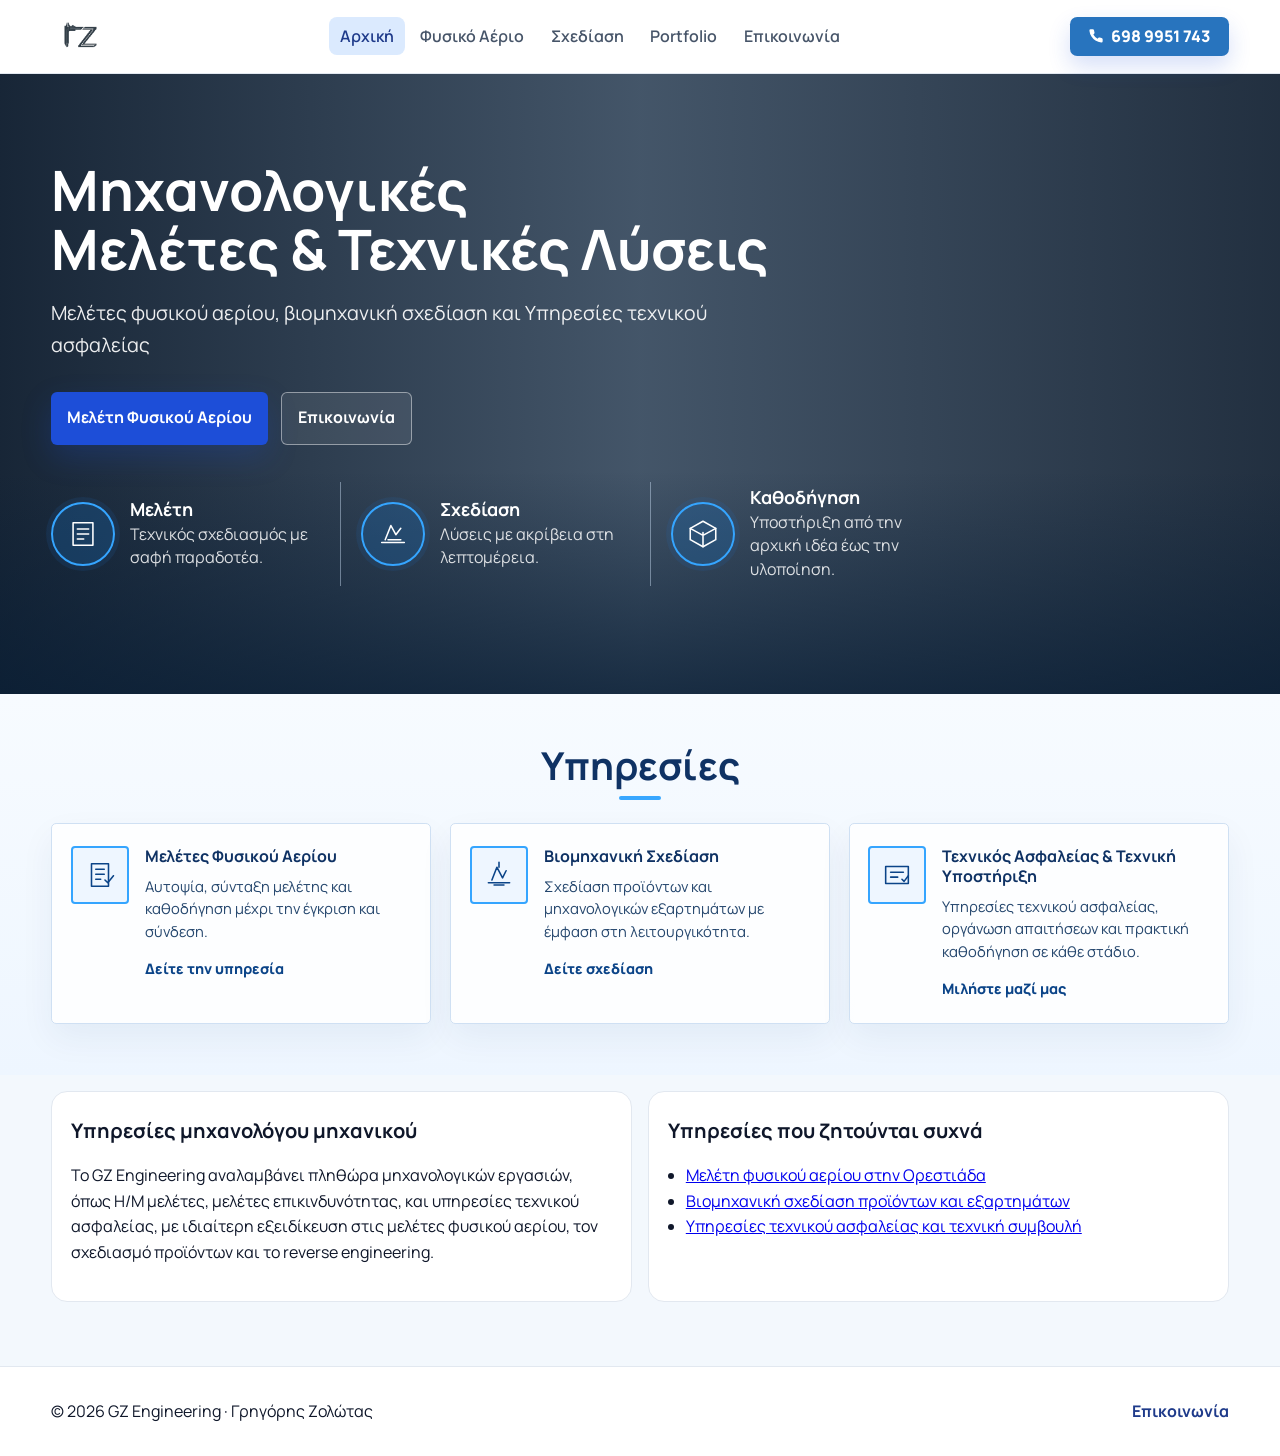
<file: index.html>
<!doctype html>
<html lang="el">
<head>
  <meta charset="UTF-8" />
  <meta name="viewport" content="width=device-width, initial-scale=1.0" />
  <title>Μηχανολογικές Μελέτες & Βιομηχανική Σχεδίαση | GZ Engineering</title>
  <meta name="description" content="Τεχνικό γραφείο μηχανολόγου μηχανικού στην Ορεστιάδα. Μελέτες φυσικού αερίου, βιομηχανική σχεδίαση και τεχνικές λύσεις για κατοικίες και επιχειρήσεις." />
  <meta name="keywords" content="μελέτη φυσικού αερίου, μελέτη φυσικού αερίου Ορεστιάδα, μηχανολόγος μηχανικός Ορεστιάδα, βιομηχανική σχεδίαση" />
  <meta name="robots" content="index, follow" />
  <link rel="canonical" href="https://gzengineering.gr/" />
  <meta property="og:title" content="Μηχανολογικές Μελέτες & Βιομηχανική Σχεδίαση | GZ Engineering" />
  <meta property="og:description" content="Τεχνικές λύσεις μηχανολόγου μηχανικού για κατοικίες και επαγγελματικούς χώρους στην Ορεστιάδα." />
  <meta property="og:type" content="website" />
  <meta property="og:url" content="https://gzengineering.gr/" />
  <meta property="og:locale" content="el_GR" />
  <meta property="og:site_name" content="GZ Engineering" />
  <meta name="twitter:card" content="summary" />
  <meta name="theme-color" content="#0f172a" />
  <link rel="preconnect" href="https://fonts.googleapis.com" />
  <link rel="preconnect" href="https://fonts.gstatic.com" crossorigin />
  <link href="https://fonts.googleapis.com/css2?family=Manrope:wght@400;500;700;800&display=swap" rel="stylesheet" />
  <link rel="stylesheet" href="styles.css" />
  <style>
    .home-hero {
      background:
        linear-gradient(90deg, rgba(5, 20, 38, .92) 0%, rgba(9, 31, 55, .75) 50%, rgba(5, 20, 38, .88) 100%),
        url("https://s.alicdn.com/@sc04/kf/H35e2f0994b4146cb9f5dce71892cd106m/Jeoro-Precision-4-Way-Measuring-Vernier-Caliper-for-Depth-Step-External-and-Internal-Dimensions-with-Locking-Screw-Mechanism.jpg") center / cover no-repeat;
    }
  </style>
  <script type="application/ld+json">
  {
    "@context": "https://schema.org",
    "@graph": [
      {
        "@type": ["ProfessionalService", "LocalBusiness"],
        "@id": "https://gzengineering.gr/#business",
        "name": "GZ Engineering",
        "alternateName": "Γρηγόρης Ζολώτας - Μηχανολόγος Μηχανικός",
        "url": "https://gzengineering.gr/",
        "logo": "https://gzengineering.gr/assets/logo.png",
        "image": "https://gzengineering.gr/assets/logo.png",
        "telephone": "+306989951743",
        "email": "gregory.zol.123@hotmail.com",
        "priceRange": "€€",
        "address": {
          "@type": "PostalAddress",
          "addressLocality": "Ορεστιάδα",
          "addressRegion": "Έβρος",
          "addressCountry": "GR"
        },
        "areaServed": [
          "Ορεστιάδα",
          "Νομός Έβρου",
          "Βόρειος Έβρος"
        ],
        "openingHoursSpecification": [
          {
            "@type": "OpeningHoursSpecification",
            "dayOfWeek": ["Monday", "Tuesday", "Wednesday", "Thursday", "Friday"],
            "opens": "17:00",
            "closes": "22:00"
          }
        ],
        "knowsAbout": [
          "Μελέτες φυσικού αερίου",
          "Βιομηχανική σχεδίαση",
          "Υπηρεσίες τεχνικού ασφαλείας",
          "Μηχανολογικές μελέτες"
        ],
        "hasOfferCatalog": {
          "@type": "OfferCatalog",
          "name": "Υπηρεσίες μηχανολόγου μηχανικού",
          "itemListElement": [
            {
              "@type": "Offer",
              "itemOffered": {
                "@type": "Service",
                "name": "Μελέτη Φυσικού Αερίου",
                "areaServed": "Ορεστιάδα και Νομός Έβρου",
                "url": "https://gzengineering.gr/fysiko-aerio.html"
              }
            },
            {
              "@type": "Offer",
              "itemOffered": {
                "@type": "Service",
                "name": "Βιομηχανική Σχεδίαση",
                "areaServed": "Ορεστιάδα και Νομός Έβρου",
                "url": "https://gzengineering.gr/sxediasi.html"
              }
            },
            {
              "@type": "Offer",
              "itemOffered": {
                "@type": "Service",
                "name": "Υπηρεσίες Τεχνικού Ασφαλείας",
                "areaServed": "Ορεστιάδα και Νομός Έβρου",
                "url": "https://gzengineering.gr/epikoinonia.html"
              }
            }
          ]
        }
      },
      {
        "@type": "WebSite",
        "@id": "https://gzengineering.gr/#website",
        "url": "https://gzengineering.gr/",
        "name": "GZ Engineering",
        "publisher": {
          "@id": "https://gzengineering.gr/#business"
        },
        "inLanguage": "el-GR"
      }
    ]
  }
  </script>
</head>
<body class="home-page">
  <header class="site-header">
    <div class="container nav-wrap">
      <a class="brand" href="index.html" aria-label="GZ Engineering - Αρχική">
        <img class="brand-logo" src="assets/logo.png" alt="GZ Engineering" />
      </a>
      <nav aria-label="Κύρια πλοήγηση">
        <ul class="nav-list">
          <li><a class="active" href="index.html">Αρχική</a></li>
          <li><a href="fysiko-aerio.html">Φυσικό Αέριο</a></li>
          <li><a href="sxediasi.html">Σχεδίαση</a></li>
          <li><a href="portfolio.html">Portfolio</a></li>
          <li><a href="epikoinonia.html">Επικοινωνία</a></li>
        </ul>
      </nav>
      <a class="header-phone" href="tel:+306989951743" aria-label="Καλέστε στο 698 9951 743">
        <svg aria-hidden="true" viewBox="0 0 24 24" focusable="false">
          <path d="M22 16.92v3a2 2 0 0 1-2.18 2 19.8 19.8 0 0 1-8.63-3.07 19.5 19.5 0 0 1-6-6A19.8 19.8 0 0 1 2.12 4.18 2 2 0 0 1 4.11 2h3a2 2 0 0 1 2 1.72c.12.9.32 1.77.59 2.61a2 2 0 0 1-.45 2.11L8 9.69a16 16 0 0 0 6.31 6.31l1.25-1.25a2 2 0 0 1 2.11-.45c.84.27 1.72.47 2.61.59A2 2 0 0 1 22 16.92Z" />
        </svg>
        698 9951 743
      </a>
    </div>
  </header>

  <main>
    <section class="home-hero" aria-labelledby="home-title">
      <div class="container home-hero-grid">
        <div class="home-hero-copy">
          <h1 id="home-title"><span>Μηχανολογικές</span> <span>Μελέτες & Τεχνικές Λύσεις</span></h1>
          <p class="home-lead">
            Μελέτες φυσικού αερίου, βιομηχανική σχεδίαση και Υπηρεσίες τεχνικού ασφαλείας
          </p>

          <div class="home-hero-actions">
            <a class="btn btn-primary home-primary-action" href="fysiko-aerio.html">Μελέτη Φυσικού Αερίου</a>
            <a class="btn btn-secondary home-secondary-action" href="epikoinonia.html">Επικοινωνία</a>
          </div>

          <div class="home-process" aria-label="Κύρια χαρακτηριστικά τεχνικής υποστήριξης">
            <article class="home-process-item">
              <span class="home-process-icon" aria-hidden="true">
                <svg viewBox="0 0 48 48" focusable="false">
                  <path d="M10 8h28v32H10V8Z" />
                  <path d="M16 17h16M16 24h16M16 31h9" />
                </svg>
              </span>
              <div>
                <h2>Μελέτη</h2>
                <p>Τεχνικός σχεδιασμός με σαφή παραδοτέα.</p>
              </div>
            </article>

            <article class="home-process-item">
              <span class="home-process-icon" aria-hidden="true">
                <svg viewBox="0 0 48 48" focusable="false">
                  <path d="M8 36h32M13 32l8-20 7 13 7-9" />
                  <path d="M17 32h18" />
                </svg>
              </span>
              <div>
                <h2>Σχεδίαση</h2>
                <p>Λύσεις με ακρίβεια στη λεπτομέρεια.</p>
              </div>
            </article>

            <article class="home-process-item">
              <span class="home-process-icon" aria-hidden="true">
                <svg viewBox="0 0 48 48" focusable="false">
                  <path d="M24 6 42 16v16L24 42 6 32V16L24 6Z" />
                  <path d="M24 22v20M42 16 24 26 6 16" />
                </svg>
              </span>
              <div>
                <h2>Καθοδήγηση</h2>
                <p>Υποστήριξη από την αρχική ιδέα έως την υλοποίηση.</p>
              </div>
            </article>
          </div>
        </div>
      </div>
    </section>

    <section class="home-services-section" aria-labelledby="services-title">
      <div class="container">
        <h2 id="services-title">Υπηρεσίες </h2>

        <div class="home-services-grid">
          <article class="home-service-card">
            <span class="home-service-icon" aria-hidden="true">
              <svg viewBox="0 0 48 48" focusable="false">
                <path d="M12 8h24v32H12V8Z" />
                <path d="M18 16h12M18 23h12M18 30h7M31 31l4 4 8-10" />
              </svg>
            </span>
            <div>
              <h3>Μελέτες Φυσικού Αερίου</h3>
              <p>Αυτοψία, σύνταξη μελέτης και καθοδήγηση μέχρι την έγκριση και σύνδεση.</p>
              <a href="fysiko-aerio.html">Δείτε την υπηρεσία</a>
            </div>
          </article>

          <article class="home-service-card">
            <span class="home-service-icon" aria-hidden="true">
              <svg viewBox="0 0 48 48" focusable="false">
                <path d="M9 35h30M14 31l7-18 8 15 5-10" />
                <path d="M17 38h14M24 6v7" />
              </svg>
            </span>
            <div>
              <h3>Βιομηχανική Σχεδίαση</h3>
              <p>Σχεδίαση προϊόντων και μηχανολογικών εξαρτημάτων με έμφαση στη λειτουργικότητα.</p>
              <a href="sxediasi.html">Δείτε σχεδίαση</a>
            </div>
          </article>

          <article class="home-service-card">
            <span class="home-service-icon" aria-hidden="true">
              <svg viewBox="0 0 48 48" focusable="false">
                <path d="M8 12h32v24H8V12Z" />
                <path d="M15 20h18M15 27h10M31 30l3 3 6-8" />
              </svg>
            </span>
            <div>
              <h3>Τεχνικός Ασφαλείας & Τεχνική Υποστήριξη</h3>
              <p>Υπηρεσίες τεχνικού ασφαλείας, οργάνωση απαιτήσεων και πρακτική καθοδήγηση σε κάθε στάδιο.</p>
              <a href="epikoinonia.html">Μιλήστε μαζί μας</a>
            </div>
          </article>
        </div>
      </div>
    </section>

    <section class="section" aria-labelledby="local-seo-title">
      <div class="container grid-2">
        <article class="card">
          <h2 id="local-seo-title">Υπηρεσίες μηχανολόγου μηχανικού</h2>
          <p>
            Το GZ Engineering αναλαμβάνει πληθώρα μηχανολογικών εργασιών,
            όπως Η/Μ μελέτες, μελέτες επικινδυνότητας, και υπηρεσίες τεχνικού ασφαλείας,
            με ιδιαίτερη εξειδίκευση στις μελέτες φυσικού αερίου,
            τον σχεδιασμό προϊόντων και το reverse engineering.
          </p>
        </article>

        <article class="card">
          <h2>Υπηρεσίες που ζητούνται συχνά</h2>
          <ul>
            <li><a href="fysiko-aerio.html">Μελέτη φυσικού αερίου στην Ορεστιάδα</a></li>
            <li><a href="sxediasi.html">Βιομηχανική σχεδίαση προϊόντων και εξαρτημάτων</a></li>
            <li><a href="epikoinonia.html">Υπηρεσίες τεχνικού ασφαλείας και τεχνική συμβουλή</a></li>
          </ul>
        </article>
      </div>
    </section>
  </main>

  <footer class="site-footer">
    <div class="container footer-wrap">
      <p>© <span id="year"></span> GZ Engineering · Γρηγόρης Ζολώτας</p>
      <a href="epikoinonia.html">Επικοινωνία</a>
    </div>
  </footer>

  <script>
    document.getElementById('year').textContent = new Date().getFullYear();
  </script>
</body>
</html>
</file>
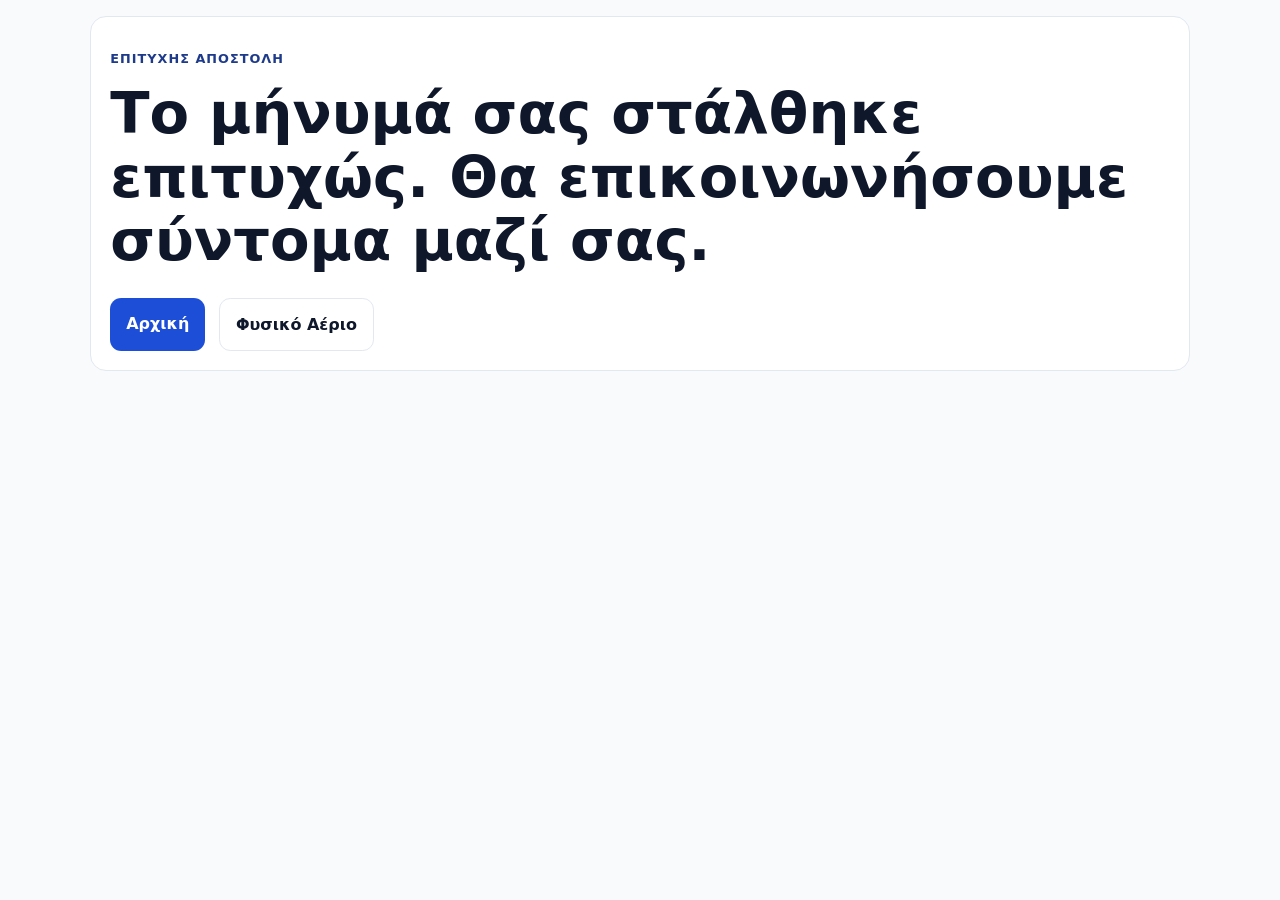
<file: efxaristo.html>
<!doctype html>
<html lang="el">
<head>
  <meta charset="UTF-8" />
  <meta name="viewport" content="width=device-width, initial-scale=1.0" />
  <title>Ευχαριστούμε | GZ Engineering</title>
  <meta name="robots" content="noindex, follow" />
  <link rel="stylesheet" href="styles.css" />
</head>
<body>
  <main class="section">
    <div class="container">
      <article class="card thanks-card">
        <p class="eyebrow">Επιτυχής αποστολή</p>
        <h1>Το μήνυμά σας στάλθηκε επιτυχώς. Θα επικοινωνήσουμε σύντομα μαζί σας.</h1>
        <div class="hero-cta">
          <a class="btn btn-primary" href="index.html">Αρχική</a>
          <a class="btn btn-secondary" href="fysiko-aerio.html">Φυσικό Αέριο</a>
        </div>
      </article>
    </div>
  </main>
</body>
</html>
</file>
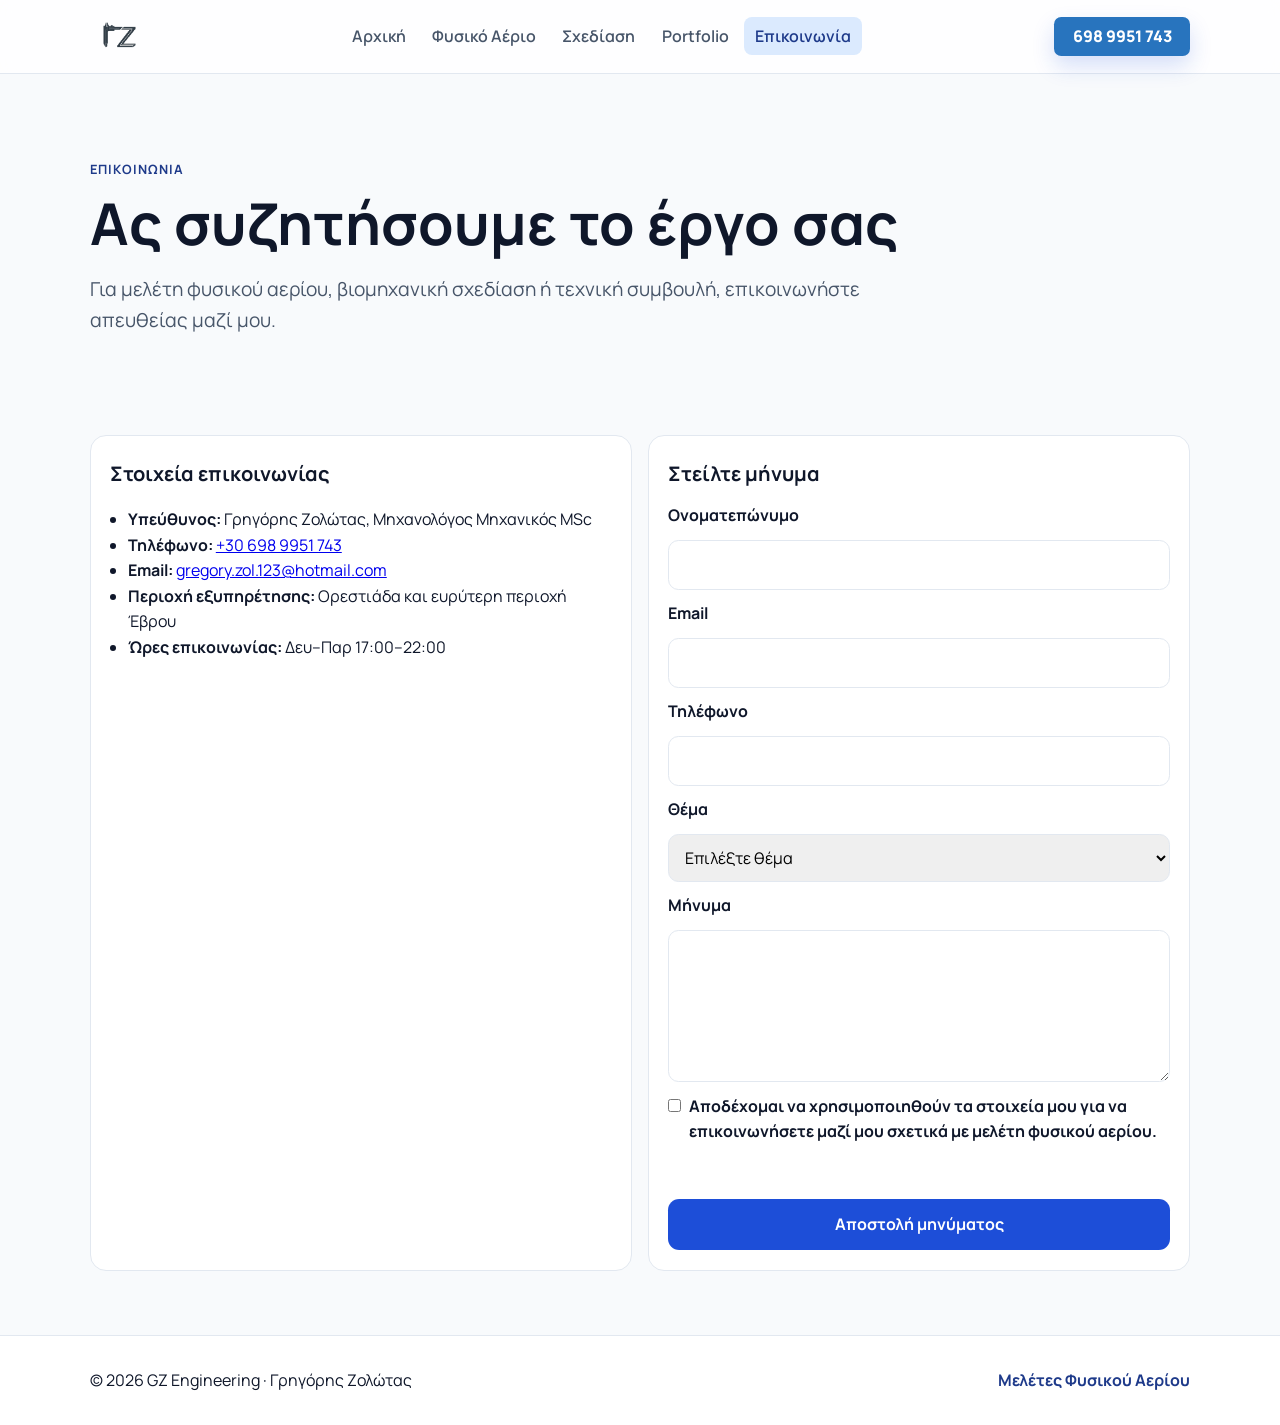
<file: epikoinonia.html>
<!doctype html>
<html lang="el">
<head>
  <meta charset="UTF-8" />
  <meta name="viewport" content="width=device-width, initial-scale=1.0" />
  <title>Επικοινωνία με Μηχανολόγο Μηχανικό στην Ορεστιάδα | GZ Engineering</title>
  <meta name="description" content="Επικοινωνήστε με το GZ Engineering στην Ορεστιάδα για μελέτη φυσικού αερίου, βιομηχανική σχεδίαση, υπηρεσίες τεχνικού ασφαλείας και τεχνική συμβουλή." />
  <meta name="robots" content="index, follow" />
  <link rel="canonical" href="https://gzengineering.gr/epikoinonia.html" />
  <meta property="og:title" content="Επικοινωνία | GZ Engineering" />
  <meta property="og:description" content="Τηλέφωνο, email και φόρμα επικοινωνίας για τεχνικές υπηρεσίες στην Ορεστιάδα και τον Έβρο." />
  <meta property="og:type" content="website" />
  <meta property="og:url" content="https://gzengineering.gr/epikoinonia.html" />
  <meta property="og:locale" content="el_GR" />
  <meta property="og:site_name" content="GZ Engineering" />
  <meta name="twitter:card" content="summary" />
  <meta name="theme-color" content="#0f172a" />
  <link rel="preconnect" href="https://fonts.googleapis.com" />
  <link rel="preconnect" href="https://fonts.gstatic.com" crossorigin />
  <link href="https://fonts.googleapis.com/css2?family=Manrope:wght@400;500;700;800&display=swap" rel="stylesheet" />
  <link rel="stylesheet" href="styles.css" />
  <script type="application/ld+json">
  {
    "@context": "https://schema.org",
    "@type": "ContactPage",
    "@id": "https://gzengineering.gr/epikoinonia.html#contact",
    "url": "https://gzengineering.gr/epikoinonia.html",
    "name": "Επικοινωνία GZ Engineering",
    "about": {
      "@type": "ProfessionalService",
      "@id": "https://gzengineering.gr/#business",
      "name": "GZ Engineering",
      "telephone": "+306989951743",
      "email": "gregory.zol.123@hotmail.com",
      "areaServed": ["Ορεστιάδα", "Νομός Έβρου"]
    }
  }
  </script>
</head>
<body>
  <header class="site-header">
    <div class="container nav-wrap">
      <a class="brand" href="index.html" aria-label="GZ Engineering - Αρχική">
        <img class="brand-logo" src="assets/logo.png" alt="GZ Engineering" />
      </a>
      <nav aria-label="Κύρια πλοήγηση">
        <ul class="nav-list">
          <li><a href="index.html">Αρχική</a></li>
          <li><a href="fysiko-aerio.html">Φυσικό Αέριο</a></li>
          <li><a href="sxediasi.html">Σχεδίαση</a></li>
          <li><a href="portfolio.html">Portfolio</a></li>
          <li><a class="active" href="epikoinonia.html">Επικοινωνία</a></li>
        </ul>
      </nav>
      <a class="header-phone" href="tel:+306989951743" aria-label="Καλέστε στο 698 9951 743">698 9951 743</a>
    </div>
  </header>

  <main>
    <section class="hero hero-compact">
      <div class="container">
        <p class="eyebrow">Επικοινωνία</p>
        <h1>Ας συζητήσουμε το έργο σας</h1>
        <p class="lead">Για μελέτη φυσικού αερίου, βιομηχανική σχεδίαση ή τεχνική συμβουλή, επικοινωνήστε απευθείας μαζί μου.</p>
      </div>
    </section>

    <section class="section">
      <div class="container grid-2 contact-grid">
        <article class="card">
          <h2>Στοιχεία επικοινωνίας</h2>
          <ul class="contact-list">
            <li><strong>Υπεύθυνος:</strong> Γρηγόρης Ζολώτας, Μηχανολόγος Μηχανικός MSc</li>
            <li><strong>Τηλέφωνο:</strong> <a href="tel:+306989951743">+30 698 9951 743</a></li>
            <li><strong>Email:</strong> <a href="mailto:gregory.zol.123@hotmail.com">gregory.zol.123@hotmail.com</a></li>
            <li><strong>Περιοχή εξυπηρέτησης:</strong> Ορεστιάδα και ευρύτερη περιοχή Έβρου</li>
            <li><strong>Ώρες επικοινωνίας:</strong> Δευ–Παρ 17:00–22:00</li>
          </ul>
              </article>

        <article class="card form-card">
          <h2>Στείλτε μήνυμα</h2>
          <form id="contact-form" class="interest-form interest-form--single" action="https://formspree.io/f/mdabrarn" method="POST" novalidate>
            <input type="hidden" name="_subject" value="Νέο μήνυμα από σελίδα Επικοινωνίας" />
            <input type="hidden" name="_language" value="el" />
           
            <label for="c-fullname">Ονοματεπώνυμο</label>
            <input id="c-fullname" name="fullname" type="text" required />

            <label for="c-email">Email</label>
            <input id="c-email" name="email" type="email" autocomplete="email" required />

            <label for="c-phone">Τηλέφωνο</label>
            <input id="c-phone" name="phone" type="tel" autocomplete="tel" />

            <label for="c-topic">Θέμα</label>
            <select id="c-topic" name="topic" required>
              <option value="" selected disabled>Επιλέξτε θέμα</option>
              <option value="μελέτη φυσικού αερίου">Μελέτη φυσικού αερίου</option>
              <option value="βιομηχανική σχεδίαση">Βιομηχανική σχεδίαση</option>
              <option value="γενική ερώτηση">Γενική ερώτηση</option>
            </select>

            <label for="c-message">Μήνυμα</label>
            <textarea id="c-message" name="message" rows="5" required></textarea>

            <label class="check consent-check" for="c-consent-gas">
              <input id="c-consent-gas" type="checkbox" name="consent_gas_contact" value="yes" required />
              Αποδέχομαι να χρησιμοποιηθούν τα στοιχεία μου για να επικοινωνήσετε μαζί μου σχετικά με μελέτη φυσικού αερίου.
            </label>

            <p id="contact-status" class="form-status" aria-live="polite"></p>
            <button id="contact-submit" class="btn btn-primary" type="submit">Αποστολή μηνύματος</button>
          </form>
        </article>
      </div>
    </section>
  </main>

  <footer class="site-footer">
    <div class="container footer-wrap">
      <p>© <span id="year"></span> GZ Engineering · Γρηγόρης Ζολώτας</p>
      <a href="fysiko-aerio.html">Μελέτες Φυσικού Αερίου</a>
    </div>
  </footer>

  <script>
    document.getElementById('year').textContent = new Date().getFullYear();

    const form = document.getElementById('contact-form');
    const status = document.getElementById('contact-status');
    const submit = document.getElementById('contact-submit');

    form?.addEventListener('submit', async (event) => {
      event.preventDefault();

      if (!form.reportValidity()) {
        status.textContent = 'Παρακαλώ συμπληρώστε όλα τα υποχρεωτικά πεδία.';
        status.className = 'form-status is-error';
        return;
      }

      status.textContent = 'Γίνεται αποστολή...';
      status.className = 'form-status is-loading';
      submit.disabled = true;

      try {
        const response = await fetch(form.action, {
          method: 'POST',
          body: new FormData(form),
          headers: { 'Accept': 'application/json' }
        });

        if (response.ok) {
          window.location.href = 'efxaristo.html';
          return;
        }

        const data = await response.json().catch(() => ({}));
        status.textContent = data?.errors?.[0]?.message || 'Η αποστολή απέτυχε. Ελέγξτε τα πεδία και δοκιμάστε ξανά.';
        status.className = 'form-status is-error';
      } catch (error) {
        status.textContent = 'Πρόβλημα σύνδεσης. Δοκιμάστε ξανά σε λίγο.';
        status.className = 'form-status is-error';
      } finally {
        submit.disabled = false;
      }
    });
  </script>
</body>
</html>
</file>
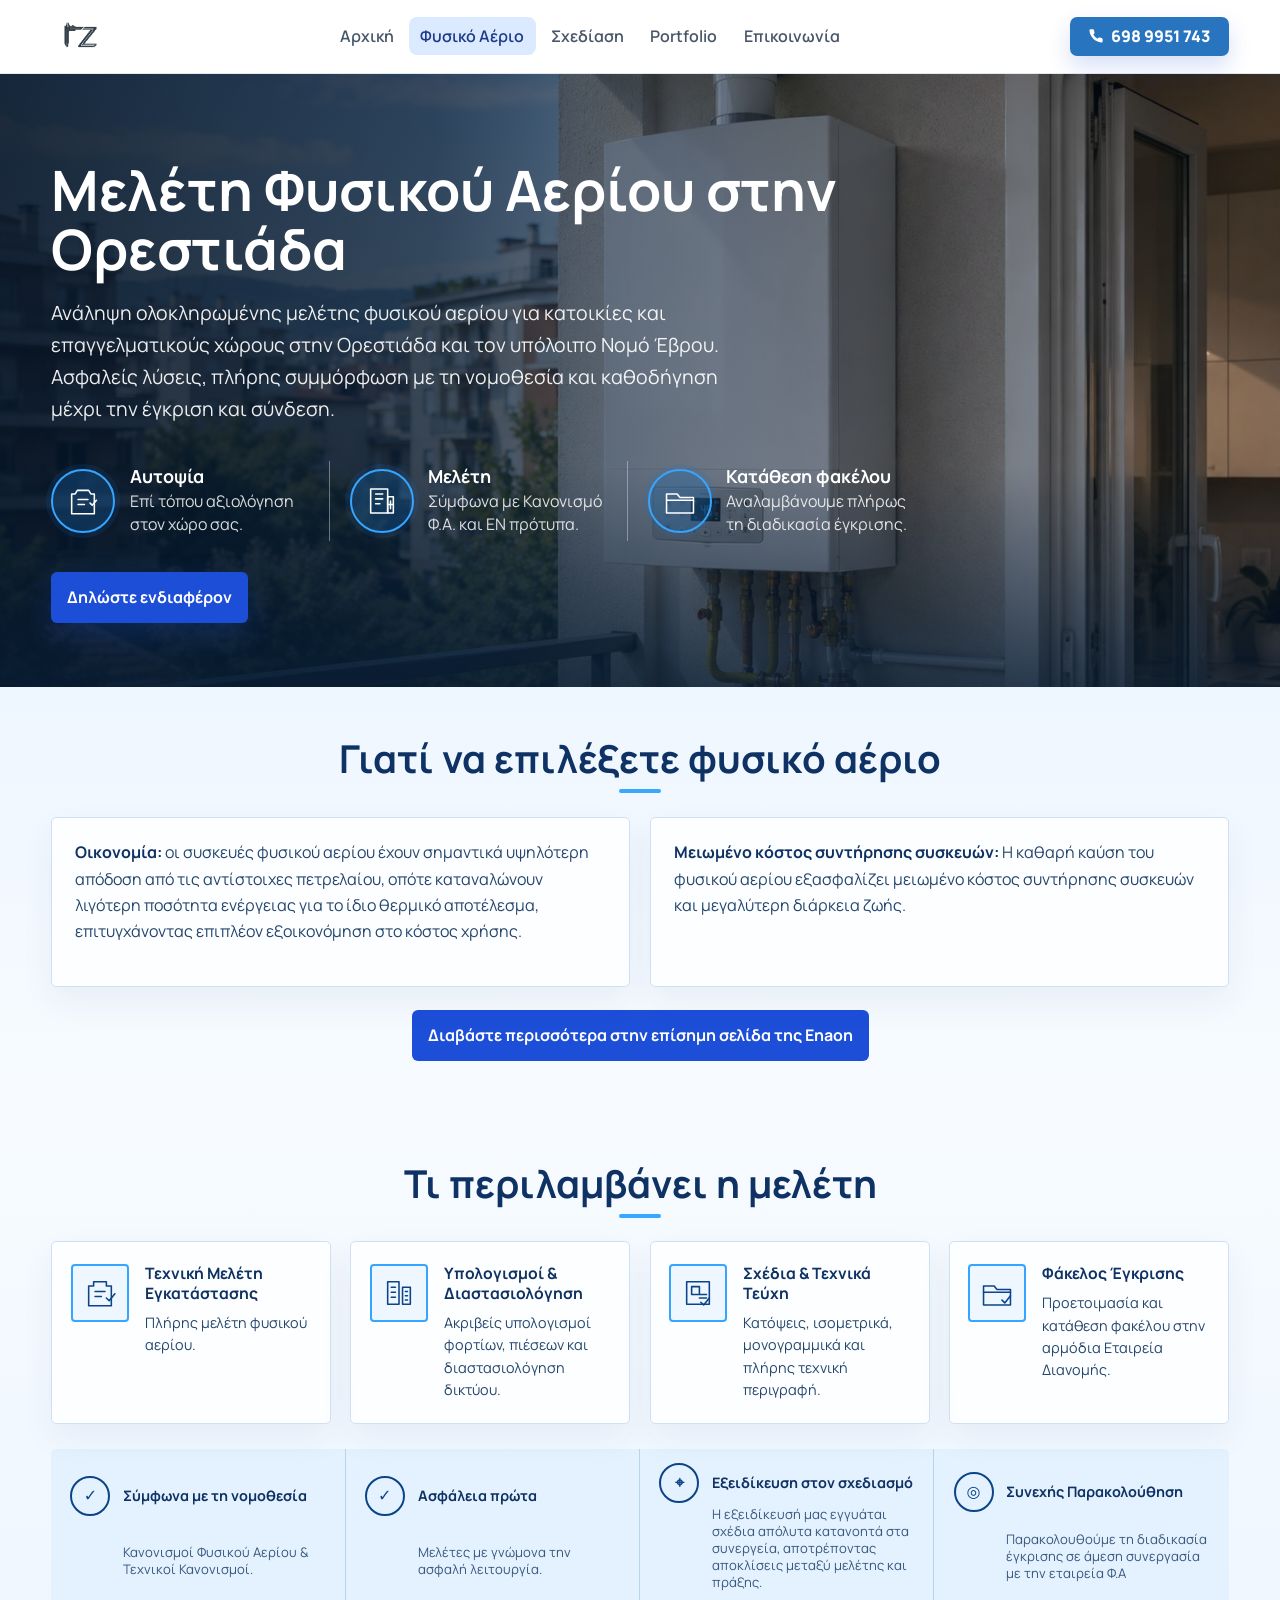
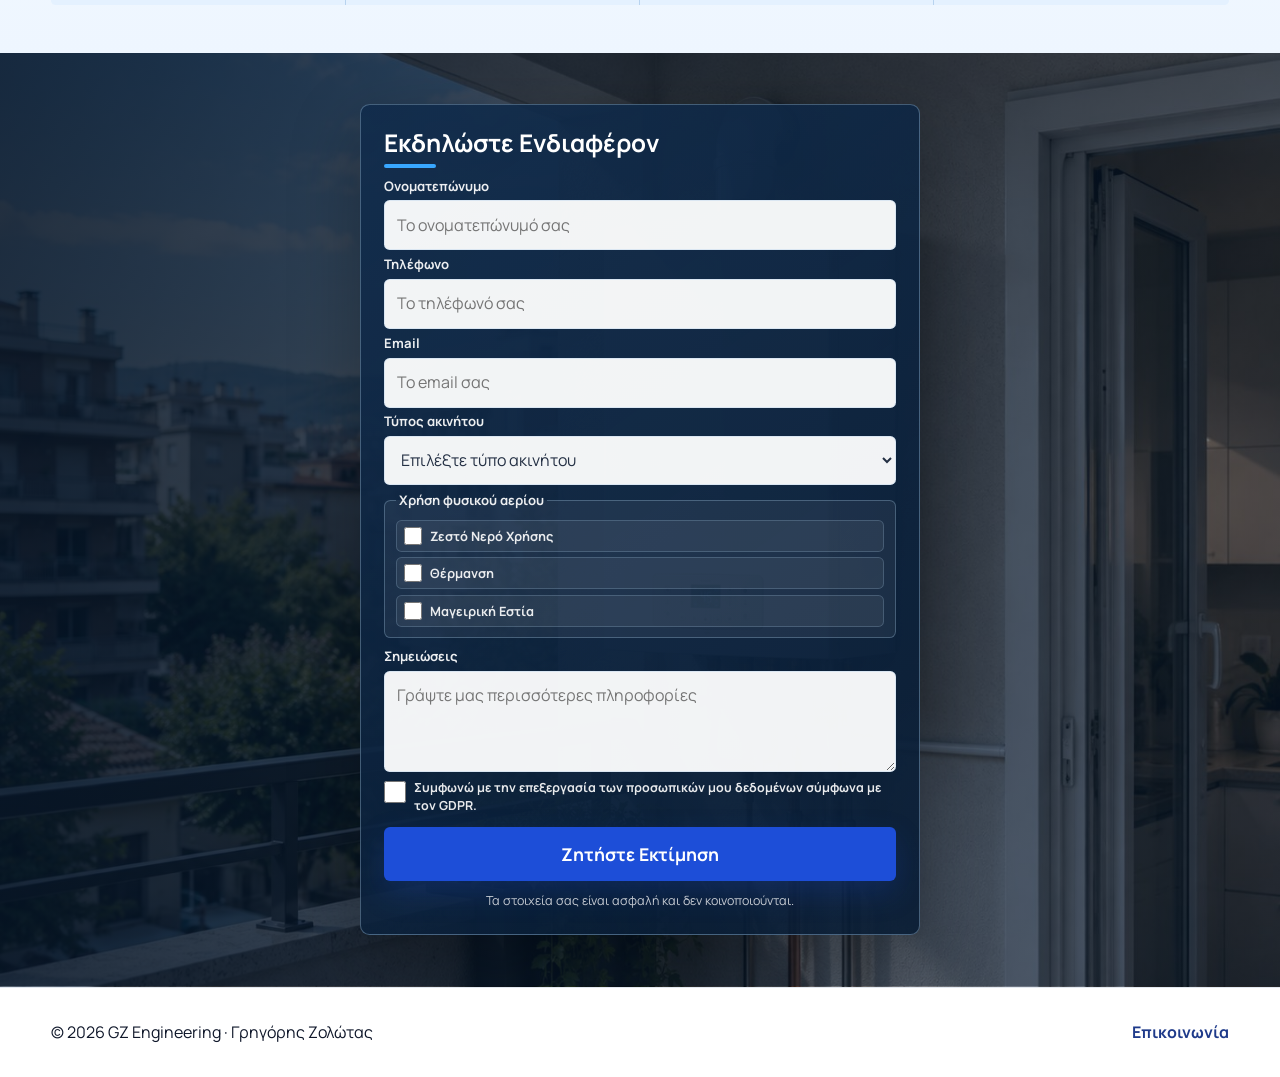
<file: fysiko-aerio.html>
<!doctype html>
<html lang="el">
<head>
  <meta charset="UTF-8" />
  <meta name="viewport" content="width=device-width, initial-scale=1.0" />
  <title>Μελέτη Φυσικού Αερίου στην Ορεστιάδα | GZ Engineering</title>
  <meta name="description" content="Μελέτη φυσικού αερίου στην Ορεστιάδα από τον μηχανολόγο μηχανικό Γρηγόρη Ζολώτα. Αυτοψία, τεχνική μελέτη και καθοδήγηση για κατάθεση φακέλου." />
  <meta name="robots" content="index, follow" />
  <link rel="canonical" href="https://gzengineering.gr/fysiko-aerio.html" />
  <meta property="og:title" content="Μελέτη Φυσικού Αερίου στην Ορεστιάδα | GZ Engineering" />
  <meta property="og:description" content="Ολοκληρωμένη μελέτη φυσικού αερίου για κατοικίες και επαγγελματικούς χώρους στην Ορεστιάδα και τον Βόρειο Έβρο." />
  <meta property="og:type" content="website" />
  <meta property="og:url" content="https://gzengineering.gr/fysiko-aerio.html" />
  <meta property="og:locale" content="el_GR" />
  <meta property="og:site_name" content="GZ Engineering" />
  <meta name="twitter:card" content="summary" />
  <meta name="theme-color" content="#0f172a" />
  <link rel="preconnect" href="https://fonts.googleapis.com" />
  <link rel="preconnect" href="https://fonts.gstatic.com" crossorigin />
  <link href="https://fonts.googleapis.com/css2?family=Manrope:wght@400;500;700;800&display=swap" rel="stylesheet" />
  <link rel="stylesheet" href="styles.css" />
  <script type="application/ld+json">
  {
    "@context": "https://schema.org",
    "@graph": [
      {
        "@type": "Service",
        "@id": "https://gzengineering.gr/fysiko-aerio.html#service",
        "name": "Μελέτη Φυσικού Αερίου στην Ορεστιάδα",
        "serviceType": "Μελέτη εσωτερικής εγκατάστασης φυσικού αερίου",
        "areaServed": ["Ορεστιάδα", "Νομός Έβρου", "Βόρειος Έβρος"],
        "provider": {
          "@type": "ProfessionalService",
          "@id": "https://gzengineering.gr/#business",
          "name": "GZ Engineering",
          "telephone": "+306989951743",
          "url": "https://gzengineering.gr/"
        },
        "hasOfferCatalog": {
          "@type": "OfferCatalog",
          "name": "Παραδοτέα μελέτης φυσικού αερίου",
          "itemListElement": [
            {
              "@type": "Offer",
              "itemOffered": {
                "@type": "Service",
                "name": "Τεχνική μελέτη εγκατάστασης"
              }
            },
            {
              "@type": "Offer",
              "itemOffered": {
                "@type": "Service",
                "name": "Υπολογισμοί και διαστασιολόγηση"
              }
            },
            {
              "@type": "Offer",
              "itemOffered": {
                "@type": "Service",
                "name": "Σχέδια και τεχνικά τεύχη"
              }
            },
            {
              "@type": "Offer",
              "itemOffered": {
                "@type": "Service",
                "name": "Φάκελος έγκρισης"
              }
            }
          ]
        }
      },
      {
        "@type": "BreadcrumbList",
        "@id": "https://gzengineering.gr/fysiko-aerio.html#breadcrumbs",
        "itemListElement": [
          {
            "@type": "ListItem",
            "position": 1,
            "name": "Αρχική",
            "item": "https://gzengineering.gr/"
          },
          {
            "@type": "ListItem",
            "position": 2,
            "name": "Μελέτη Φυσικού Αερίου",
            "item": "https://gzengineering.gr/fysiko-aerio.html"
          }
        ]
      }
    ]
  }
  </script>
</head>
<body class="gas-page">
  <header class="site-header">
    <div class="container nav-wrap">
      <a class="brand" href="index.html" aria-label="GZ Engineering - Αρχική">
        <img class="brand-logo" src="assets/logo.png" alt="GZ Engineering" />
      </a>
      <nav aria-label="Κύρια πλοήγηση">
        <ul class="nav-list">
          <li><a href="index.html">Αρχική</a></li>
          <li><a class="active" href="fysiko-aerio.html">Φυσικό Αέριο</a></li>
          <li><a href="sxediasi.html">Σχεδίαση</a></li>
          <li><a href="portfolio.html">Portfolio</a></li>
          <li><a href="epikoinonia.html">Επικοινωνία</a></li>
        </ul>
      </nav>
      <a class="header-phone" href="tel:+306989951743" aria-label="Καλέστε στο 698 9951 743">
        <svg aria-hidden="true" viewBox="0 0 24 24" focusable="false">
          <path d="M22 16.92v3a2 2 0 0 1-2.18 2 19.8 19.8 0 0 1-8.63-3.07 19.5 19.5 0 0 1-6-6A19.8 19.8 0 0 1 2.12 4.18 2 2 0 0 1 4.11 2h3a2 2 0 0 1 2 1.72c.12.9.32 1.77.59 2.61a2 2 0 0 1-.45 2.11L8 9.69a16 16 0 0 0 6.31 6.31l1.25-1.25a2 2 0 0 1 2.11-.45c.84.27 1.72.47 2.61.59A2 2 0 0 1 22 16.92Z" />
        </svg>
        698 9951 743
      </a>
    </div>
  </header>

  <main>
    <section class="gas-hero" aria-labelledby="gas-title">
      <div class="container gas-hero-grid">
        <div class="gas-hero-copy">
          <h1 id="gas-title">Μελέτη Φυσικού Αερίου στην Ορεστιάδα</h1>
          <p class="gas-lead">
            Ανάληψη ολοκληρωμένης μελέτης φυσικού αερίου για κατοικίες
            και επαγγελματικούς χώρους στην Ορεστιάδα και τον υπόλοιπο Νομό Έβρου.
            Ασφαλείς λύσεις, πλήρης συμμόρφωση με τη νομοθεσία και καθοδήγηση
            μέχρι την έγκριση και σύνδεση.
          </p>

          <div class="gas-process" aria-label="Διαδικασία μελέτης φυσικού αερίου">
            <article class="process-item">
              <span class="process-icon" aria-hidden="true">
                <svg viewBox="0 0 48 48" focusable="false">
                  <path d="M16 9h16l3 5h5v28H8V14h5l3-5Z" />
                  <path d="M17 22h14M17 29h9M34 27l3 3 6-7" />
                </svg>
              </span>
              <div>
                <h2>Αυτοψία</h2>
                <p>Επί τόπου αξιολόγηση στον χώρο σας.</p>
              </div>
            </article>

            <article class="process-item">
              <span class="process-icon" aria-hidden="true">
                <svg viewBox="0 0 48 48" focusable="false">
                  <path d="M8 7h24v34H8V7Z" />
                  <path d="M15 14h10M15 21h10M15 28h6M32 18h8v23h-8V18Z" />
                  <path d="M36 24v11M32 29h8" />
                </svg>
              </span>
              <div>
                <h2>Μελέτη</h2>
                <p>Σύμφωνα με Κανονισμό Φ.Α. και EN πρότυπα.</p>
              </div>
            </article>

            <article class="process-item">
              <span class="process-icon" aria-hidden="true">
                <svg viewBox="0 0 48 48" focusable="false">
                  <path d="M5 14h15l4 5h19v22H5V14Z" />
                  <path d="M5 23h38" />
                </svg>
              </span>
              <div>
                <h2>Κατάθεση φακέλου</h2>
                <p>Αναλαμβάνουμε πλήρως τη διαδικασία έγκρισης.</p>
              </div>
            </article>
          </div>

          <div class="gas-hero-actions">
            <a class="btn btn-primary gas-anchor-button" href="#gas-interest">Δηλώστε ενδιαφέρον</a>
          </div>
        </div>
      </div>
    </section>

    <section class="gas-benefits-section" aria-labelledby="benefits-title">
      <div class="container">
        <h2 id="benefits-title">Γιατί να επιλέξετε φυσικό αέριο</h2>

        <div class="gas-benefits-grid">
          <article class="gas-benefit-card">
            <p><strong>Οικονομία:</strong> οι συσκευές φυσικού αερίου έχουν σημαντικά υψηλότερη απόδοση από τις αντίστοιχες πετρελαίου, οπότε καταναλώνουν λιγότερη ποσότητα ενέργειας για το ίδιο θερμικό αποτέλεσμα, επιτυγχάνοντας επιπλέον εξοικονόμηση στο κόστος χρήσης.</p>
          </article>

          <article class="gas-benefit-card">
            <p><strong>Μειωμένο κόστος συντήρησης συσκευών:</strong> Η καθαρή καύση του φυσικού αερίου εξασφαλίζει μειωμένο κόστος συντήρησης συσκευών και μεγαλύτερη διάρκεια ζωής.</p>
          </article>
        </div>

        <a class="btn btn-primary benefits-link" href="https://www.ena-on.com/syndesi-me-to-f-a/ofeli-chriseis/ofeli-tou-fysikou-aeriou/" target="_blank" rel="noopener noreferrer">Διαβάστε περισσότερα στην επίσημη σελίδα της Enaon</a>
      </div>
    </section>

    <section class="gas-study-section" aria-labelledby="study-title">
      <div class="container">
        <h2 id="study-title">Τι περιλαμβάνει η μελέτη</h2>

        <div class="study-cards">
          <article class="study-card">
            <span class="study-icon" aria-hidden="true">
              <svg viewBox="0 0 48 48" focusable="false">
                <path d="M15 8h18v6h7v28H8V14h7V8Z" />
                <path d="M17 22h14M17 29h9M33 31l4 4 8-10" />
              </svg>
            </span>
            <div>
              <h3>Τεχνική Μελέτη Εγκατάστασης</h3>
              <p>Πλήρης μελέτη φυσικού αερίου.</p>
            </div>
          </article>

          <article class="study-card">
            <span class="study-icon" aria-hidden="true">
              <svg viewBox="0 0 48 48" focusable="false">
                <path d="M8 8h16v32H8V8ZM29 16h11v24H29V16Z" />
                <path d="M13 16h6M13 23h6M13 30h6M33 22h3M33 28h3M33 34h3" />
              </svg>
            </span>
            <div>
              <h3>Υπολογισμοί & Διαστασιολόγηση</h3>
              <p>Ακριβείς υπολογισμοί φορτίων, πιέσεων και διαστασιολόγηση δικτύου.</p>
            </div>
          </article>

          <article class="study-card">
            <span class="study-icon" aria-hidden="true">
              <svg viewBox="0 0 48 48" focusable="false">
                <path d="M8 8h32v32H8V8Z" />
                <path d="M15 15h11v11H15V15ZM26 26h10M26 31h10M28 37l4 4 8-10" />
              </svg>
            </span>
            <div>
              <h3>Σχέδια & Τεχνικά Τεύχη</h3>
              <p>Κατόψεις, ισομετρικά, μονογραμμικά και πλήρης τεχνική περιγραφή.</p>
            </div>
          </article>

          <article class="study-card">
            <span class="study-icon" aria-hidden="true">
              <svg viewBox="0 0 48 48" focusable="false">
                <path d="M5 14h15l4 5h19v22H5V14Z" />
                <path d="M5 23h38M31 34l4 4 8-10" />
              </svg>
            </span>
            <div>
              <h3>Φάκελος Έγκρισης</h3>
              <p>Προετοιμασία και κατάθεση φακέλου στην αρμόδια Εταιρεία Διανομής.</p>
            </div>
          </article>
        </div>

        <div class="trust-strip" aria-label="Βασικά πλεονεκτήματα συνεργασίας">
          <div>
            <span aria-hidden="true">✓</span>
            <strong>Σύμφωνα με τη νομοθεσία</strong>
            <p>Κανονισμοί Φυσικού Αερίου & Τεχνικοί Κανονισμοί.</p>
          </div>
          <div>
            <span aria-hidden="true">✓</span>
            <strong>Ασφάλεια πρώτα</strong>
            <p>Μελέτες με γνώμονα την ασφαλή λειτουργία.</p>
          </div>
          <div>
            <span aria-hidden="true">⌖</span>
            <strong>Εξειδίκευση στον σχεδιασμό</strong>
            <p>Η εξειδίκευσή μας εγγυάται σχέδια απόλυτα κατανοητά στα συνεργεία, αποτρέποντας αποκλίσεις μεταξύ μελέτης και πράξης. </p>
          </div>
          <div>
            <span aria-hidden="true">◎</span>
            <strong>Συνεχής Παρακολούθηση</strong>
            <p>Παρακολουθούμε τη διαδικασία έγκρισης σε άμεση συνεργασία με την εταιρεία Φ.Α </p>
          </div>
        </div>
      </div>
    </section>

    <section id="gas-interest" class="gas-form-section" aria-label="Φόρμα ενδιαφέροντος φυσικού αερίου">
      <div class="container">
        <form class="interest-form gas-interest-form" action="https://formspree.io/f/mdabrarn" method="post">
          <h2>Εκδηλώστε Ενδιαφέρον</h2>
          <input type="hidden" name="_subject" value="Νέο ενδιαφέρον για μελέτη φυσικού αερίου" />

          <label for="fullname">Ονοματεπώνυμο</label>
          <input id="fullname" name="fullname" type="text" autocomplete="name" placeholder="Το ονοματεπώνυμό σας" required />

          <label for="phone">Τηλέφωνο</label>
          <input id="phone" name="phone" type="tel" autocomplete="tel" placeholder="Το τηλέφωνό σας" required />

          <label for="email">Email</label>
          <input id="email" name="email" type="email" autocomplete="email" placeholder="Το email σας" required />

          <label for="housing-type">Τύπος ακινήτου</label>
          <select id="housing-type" name="housing_type" required>
            <option value="" selected disabled>Επιλέξτε τύπο ακινήτου</option>
            <option value="διαμέρισμα">Διαμέρισμα</option>
            <option value="μονοκατοικία">Μονοκατοικία</option>
            <option value="μεζονέτα">Μεζονέτα</option>
            <option value="κεντρική θέρμανση">Κεντρική θέρμανση πολυκατοικίας</option>
            <option value="επαγγελματικός χώρος">Επαγγελματικός χώρος</option>
            <option value="άλλο">Άλλο</option>
          </select>

          <fieldset class="gas-use-options">
            <legend>Χρήση φυσικού αερίου</legend>
            <div class="gas-use-grid">
              <label class="check">
                <input type="checkbox" name="gas_uses" value="Ζεστό Νερό Χρήσης" />
                <span>Ζεστό Νερό Χρήσης</span>
              </label>
              <label class="check">
                <input type="checkbox" name="gas_uses" value="Θέρμανση" />
                <span>Θέρμανση</span>
              </label>
              <label class="check">
                <input type="checkbox" name="gas_uses" value="Μαγειρική Εστία" />
                <span>Μαγειρική Εστία</span>
              </label>
            </div>
          </fieldset>

          <label for="notes">Σημειώσεις</label>
          <textarea id="notes" name="notes" rows="3" placeholder="Γράψτε μας περισσότερες πληροφορίες"></textarea>

          <label class="check consent-check">
            <input id="consent-gas" type="checkbox" name="consent_gas_contact" value="yes" required />
            <span>Συμφωνώ με την επεξεργασία των προσωπικών μου δεδομένων σύμφωνα με τον GDPR.</span>
          </label>

          <button class="btn btn-primary gas-submit" type="submit">Ζητήστε Εκτίμηση</button>
          <p class="form-note">Τα στοιχεία σας είναι ασφαλή και δεν κοινοποιούνται.</p>
        </form>
      </div>
    </section>
  </main>

  <footer class="site-footer">
    <div class="container footer-wrap">
      <p>© <span id="year"></span> GZ Engineering · Γρηγόρης Ζολώτας</p>
      <a href="epikoinonia.html">Επικοινωνία</a>
    </div>
  </footer>

  <script>
    document.getElementById('year').textContent = new Date().getFullYear();
  </script>
</body>
</html>
</file>
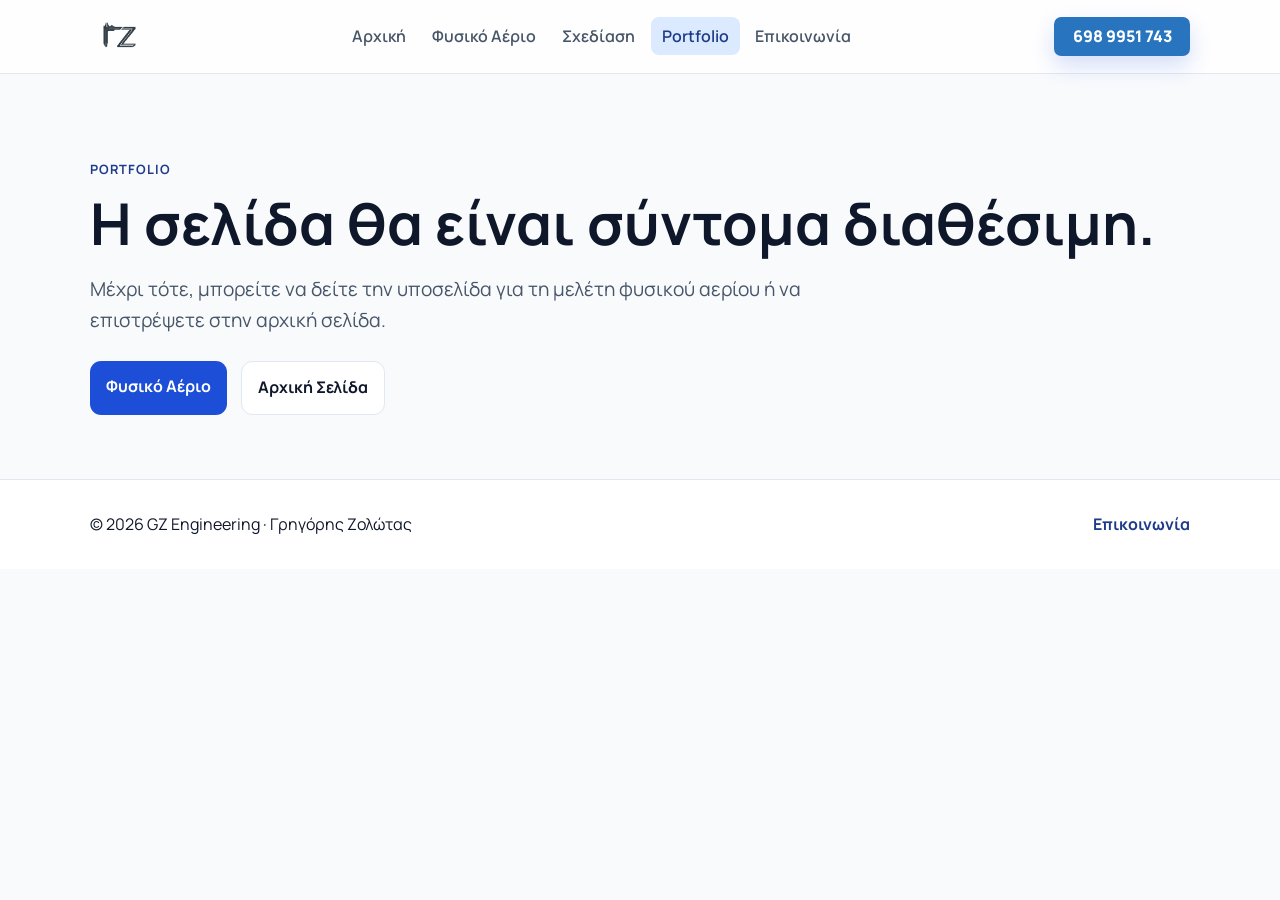
<file: portfolio.html>
<!doctype html>
<html lang="el">
<head>
  <meta charset="UTF-8" />
  <meta name="viewport" content="width=device-width, initial-scale=1.0" />
  <title>Portfolio | GZ Engineering</title>
  <meta name="description" content="Η σελίδα portfolio του GZ Engineering θα είναι σύντομα διαθέσιμη." />
  <meta name="robots" content="noindex, follow" />
  <link rel="canonical" href="https://gzengineering.gr/portfolio.html" />
  <meta property="og:title" content="Portfolio | GZ Engineering" />
  <meta property="og:description" content="Η σελίδα portfolio θα είναι σύντομα διαθέσιμη." />
  <meta property="og:type" content="website" />
  <meta property="og:url" content="https://gzengineering.gr/portfolio.html" />
  <meta property="og:locale" content="el_GR" />
  <meta property="og:site_name" content="GZ Engineering" />
  <meta name="twitter:card" content="summary" />
  <meta name="theme-color" content="#0f172a" />
  <link rel="preconnect" href="https://fonts.googleapis.com" />
  <link rel="preconnect" href="https://fonts.gstatic.com" crossorigin />
  <link href="https://fonts.googleapis.com/css2?family=Manrope:wght@400;500;700;800&display=swap" rel="stylesheet" />
  <link rel="stylesheet" href="styles.css" />
</head>
<body>
  <header class="site-header">
    <div class="container nav-wrap">
      <a class="brand" href="index.html" aria-label="GZ Engineering - Αρχική">
        <img class="brand-logo" src="assets/logo.png" alt="GZ Engineering" />
      </a>
      <nav aria-label="Κύρια πλοήγηση">
        <ul class="nav-list">
          <li><a href="index.html">Αρχική</a></li>
          <li><a href="fysiko-aerio.html">Φυσικό Αέριο</a></li>
          <li><a href="sxediasi.html">Σχεδίαση</a></li>
          <li><a class="active" href="portfolio.html">Portfolio</a></li>
          <li><a href="epikoinonia.html">Επικοινωνία</a></li>
        </ul>
      </nav>
      <a class="header-phone" href="tel:+306989951743" aria-label="Καλέστε στο 698 9951 743">698 9951 743</a>
    </div>
  </header>

  <main>
    <section class="hero hero-compact">
      <div class="container">
        <p class="eyebrow">Portfolio</p>
        <h1>Η σελίδα θα είναι σύντομα διαθέσιμη.</h1>
        <p class="lead">Μέχρι τότε, μπορείτε να δείτε την υποσελίδα για τη μελέτη φυσικού αερίου ή να επιστρέψετε στην αρχική σελίδα.</p>
        <div class="hero-cta">
          <a class="btn btn-primary" href="fysiko-aerio.html">Φυσικό Αέριο</a>
          <a class="btn btn-secondary" href="index.html">Αρχική Σελίδα</a>
        </div>
      </div>
    </section>
  </main>

  <footer class="site-footer">
    <div class="container footer-wrap">
      <p>© <span id="year"></span> GZ Engineering · Γρηγόρης Ζολώτας</p>
      <a href="epikoinonia.html">Επικοινωνία</a>
    </div>
  </footer>

  <script>
    document.getElementById('year').textContent = new Date().getFullYear();
  </script>
</body>
</html>
</file>
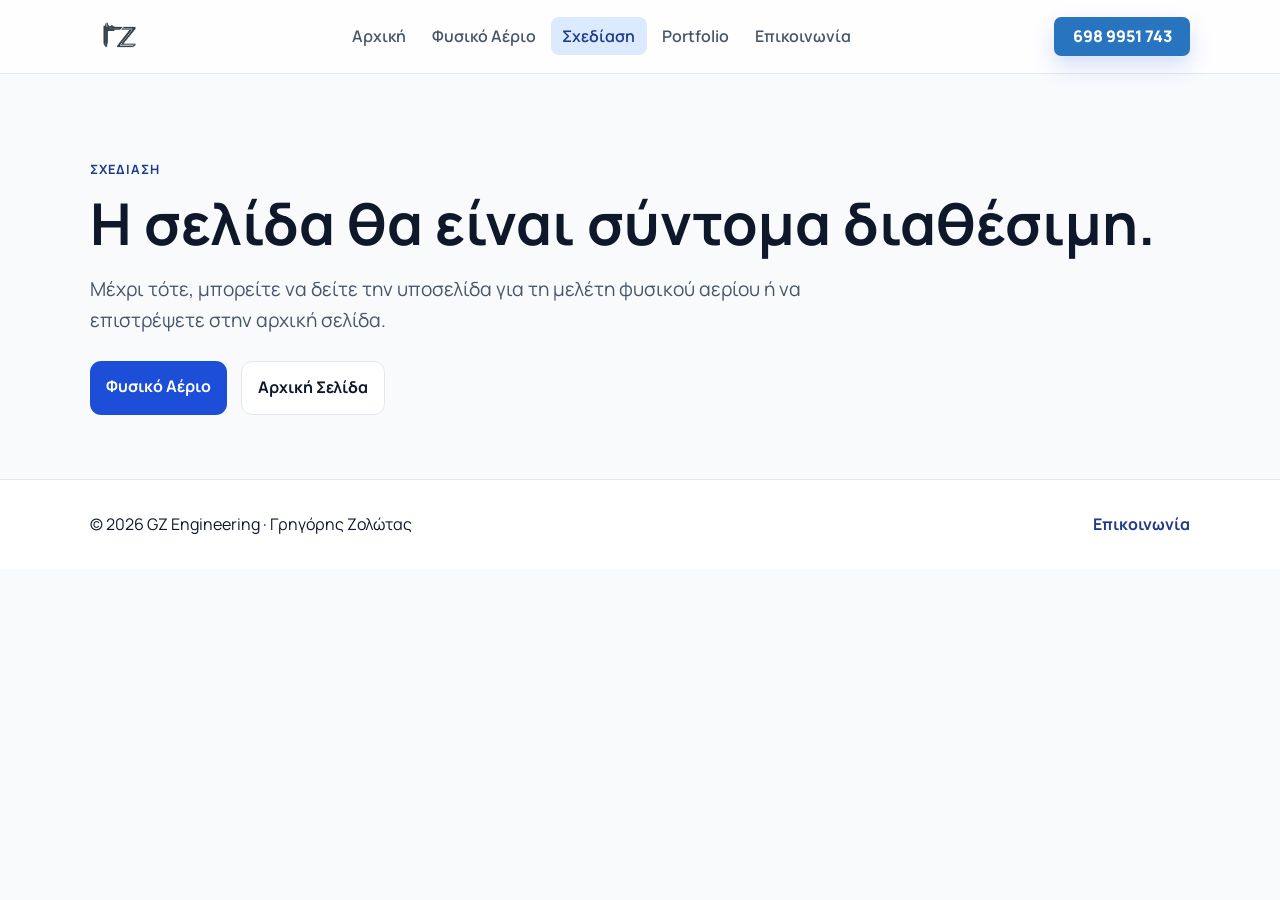
<file: sxediasi.html>
<!doctype html>
<html lang="el">
<head>
  <meta charset="UTF-8" />
  <meta name="viewport" content="width=device-width, initial-scale=1.0" />
  <title>Σχεδίαση | GZ Engineering</title>
  <meta name="description" content="Η σελίδα σχεδίασης του GZ Engineering θα είναι σύντομα διαθέσιμη." />
  <meta name="robots" content="noindex, follow" />
  <link rel="canonical" href="https://gzengineering.gr/sxediasi.html" />
  <meta property="og:title" content="Σχεδίαση | GZ Engineering" />
  <meta property="og:description" content="Η σελίδα σχεδίασης θα είναι σύντομα διαθέσιμη." />
  <meta property="og:type" content="website" />
  <meta property="og:url" content="https://gzengineering.gr/sxediasi.html" />
  <meta property="og:locale" content="el_GR" />
  <meta property="og:site_name" content="GZ Engineering" />
  <meta name="twitter:card" content="summary" />
  <meta name="theme-color" content="#0f172a" />
  <link rel="preconnect" href="https://fonts.googleapis.com" />
  <link rel="preconnect" href="https://fonts.gstatic.com" crossorigin />
  <link href="https://fonts.googleapis.com/css2?family=Manrope:wght@400;500;700;800&display=swap" rel="stylesheet" />
  <link rel="stylesheet" href="styles.css" />
</head>
<body>
  <header class="site-header">
    <div class="container nav-wrap">
      <a class="brand" href="index.html" aria-label="GZ Engineering - Αρχική">
        <img class="brand-logo" src="assets/logo.png" alt="GZ Engineering" />
      </a>
      <nav aria-label="Κύρια πλοήγηση">
        <ul class="nav-list">
          <li><a href="index.html">Αρχική</a></li>
          <li><a href="fysiko-aerio.html">Φυσικό Αέριο</a></li>
          <li><a class="active" href="sxediasi.html">Σχεδίαση</a></li>
          <li><a href="portfolio.html">Portfolio</a></li>
          <li><a href="epikoinonia.html">Επικοινωνία</a></li>
        </ul>
      </nav>
      <a class="header-phone" href="tel:+306989951743" aria-label="Καλέστε στο 698 9951 743">698 9951 743</a>
    </div>
  </header>

  <main>
    <section class="hero hero-compact">
      <div class="container">
        <p class="eyebrow">Σχεδίαση</p>
        <h1>Η σελίδα θα είναι σύντομα διαθέσιμη.</h1>
        <p class="lead">Μέχρι τότε, μπορείτε να δείτε την υποσελίδα για τη μελέτη φυσικού αερίου ή να επιστρέψετε στην αρχική σελίδα.</p>
        <div class="hero-cta">
          <a class="btn btn-primary" href="fysiko-aerio.html">Φυσικό Αέριο</a>
          <a class="btn btn-secondary" href="index.html">Αρχική Σελίδα</a>
        </div>
      </div>
    </section>
  </main>

  <footer class="site-footer">
    <div class="container footer-wrap">
      <p>© <span id="year"></span> GZ Engineering · Γρηγόρης Ζολώτας</p>
      <a href="epikoinonia.html">Επικοινωνία</a>
    </div>
  </footer>

  <script>
    document.getElementById('year').textContent = new Date().getFullYear();
  </script>
</body>
</html>
</file>
<file: styles.css>
@import url("styles-base.css");

/* Natural gas page background override */
.gas-hero {
  background-color: #06182d;
  background-image:
    linear-gradient(90deg, rgba(5, 20, 38, .90) 0%, rgba(7, 27, 50, .78) 34%, rgba(7, 27, 50, .46) 60%, rgba(6, 24, 45, .18) 100%),
    url("assets/fysiko-aerio-background.jpg?v=20260607-full");
  background-position: center, center 34%;
  background-size: cover, cover;
  background-repeat: no-repeat;
}

.gas-form-section {
  background-color: #06182d;
  background-image:
    linear-gradient(90deg, rgba(5, 20, 38, .88), rgba(7, 27, 50, .56)),
    url("assets/fysiko-aerio-background.jpg?v=20260607-full");
  background-position: center, center 40%;
  background-size: cover, cover;
  background-repeat: no-repeat;
}

@media (max-width: 720px) {
  .gas-hero {
    background-image:
      linear-gradient(90deg, rgba(5, 20, 38, .82), rgba(7, 27, 50, .52)),
      url("assets/fysiko-aerio-background.jpg?v=20260607-full");
    background-position: center, 64% 36%;
  }

  .gas-form-section {
    background-image:
      linear-gradient(90deg, rgba(5, 20, 38, .84), rgba(7, 27, 50, .58)),
      url("assets/fysiko-aerio-background.jpg?v=20260607-full");
    background-position: center, 64% 40%;
  }
}
</file>
